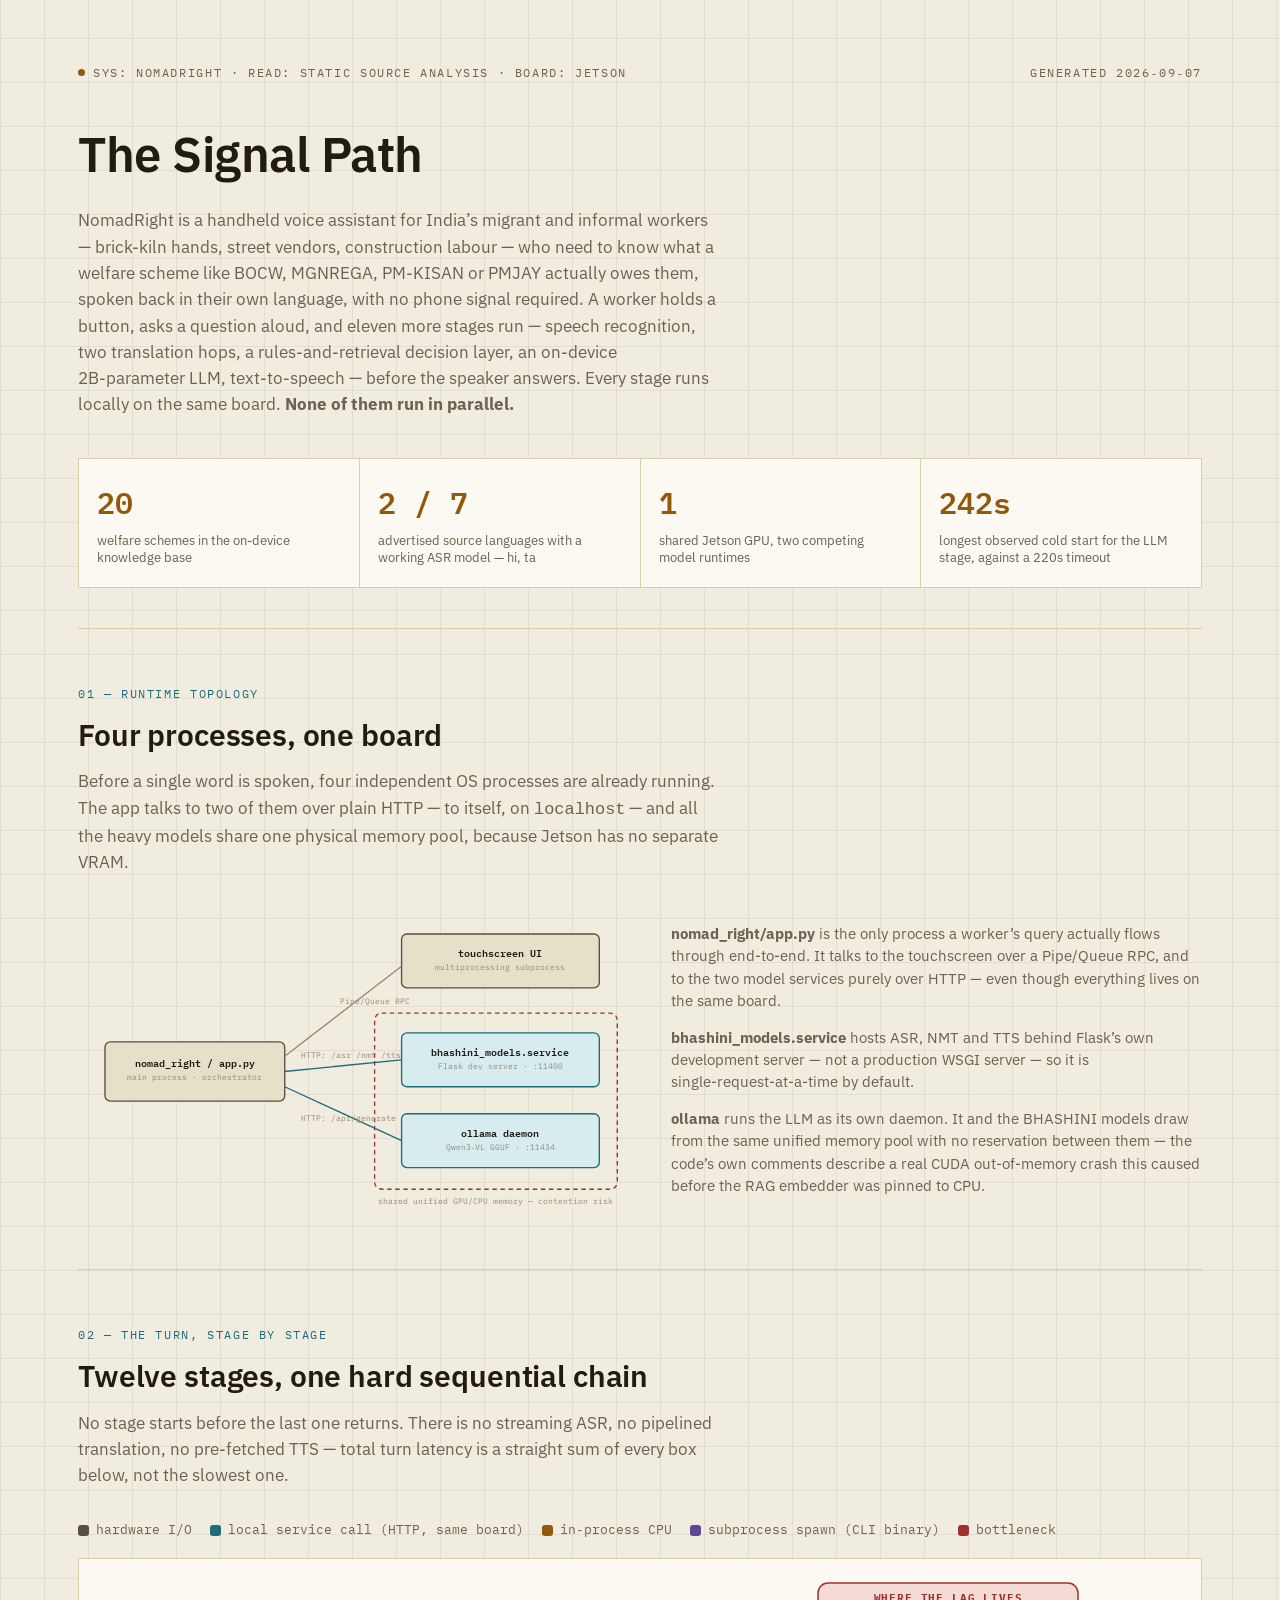
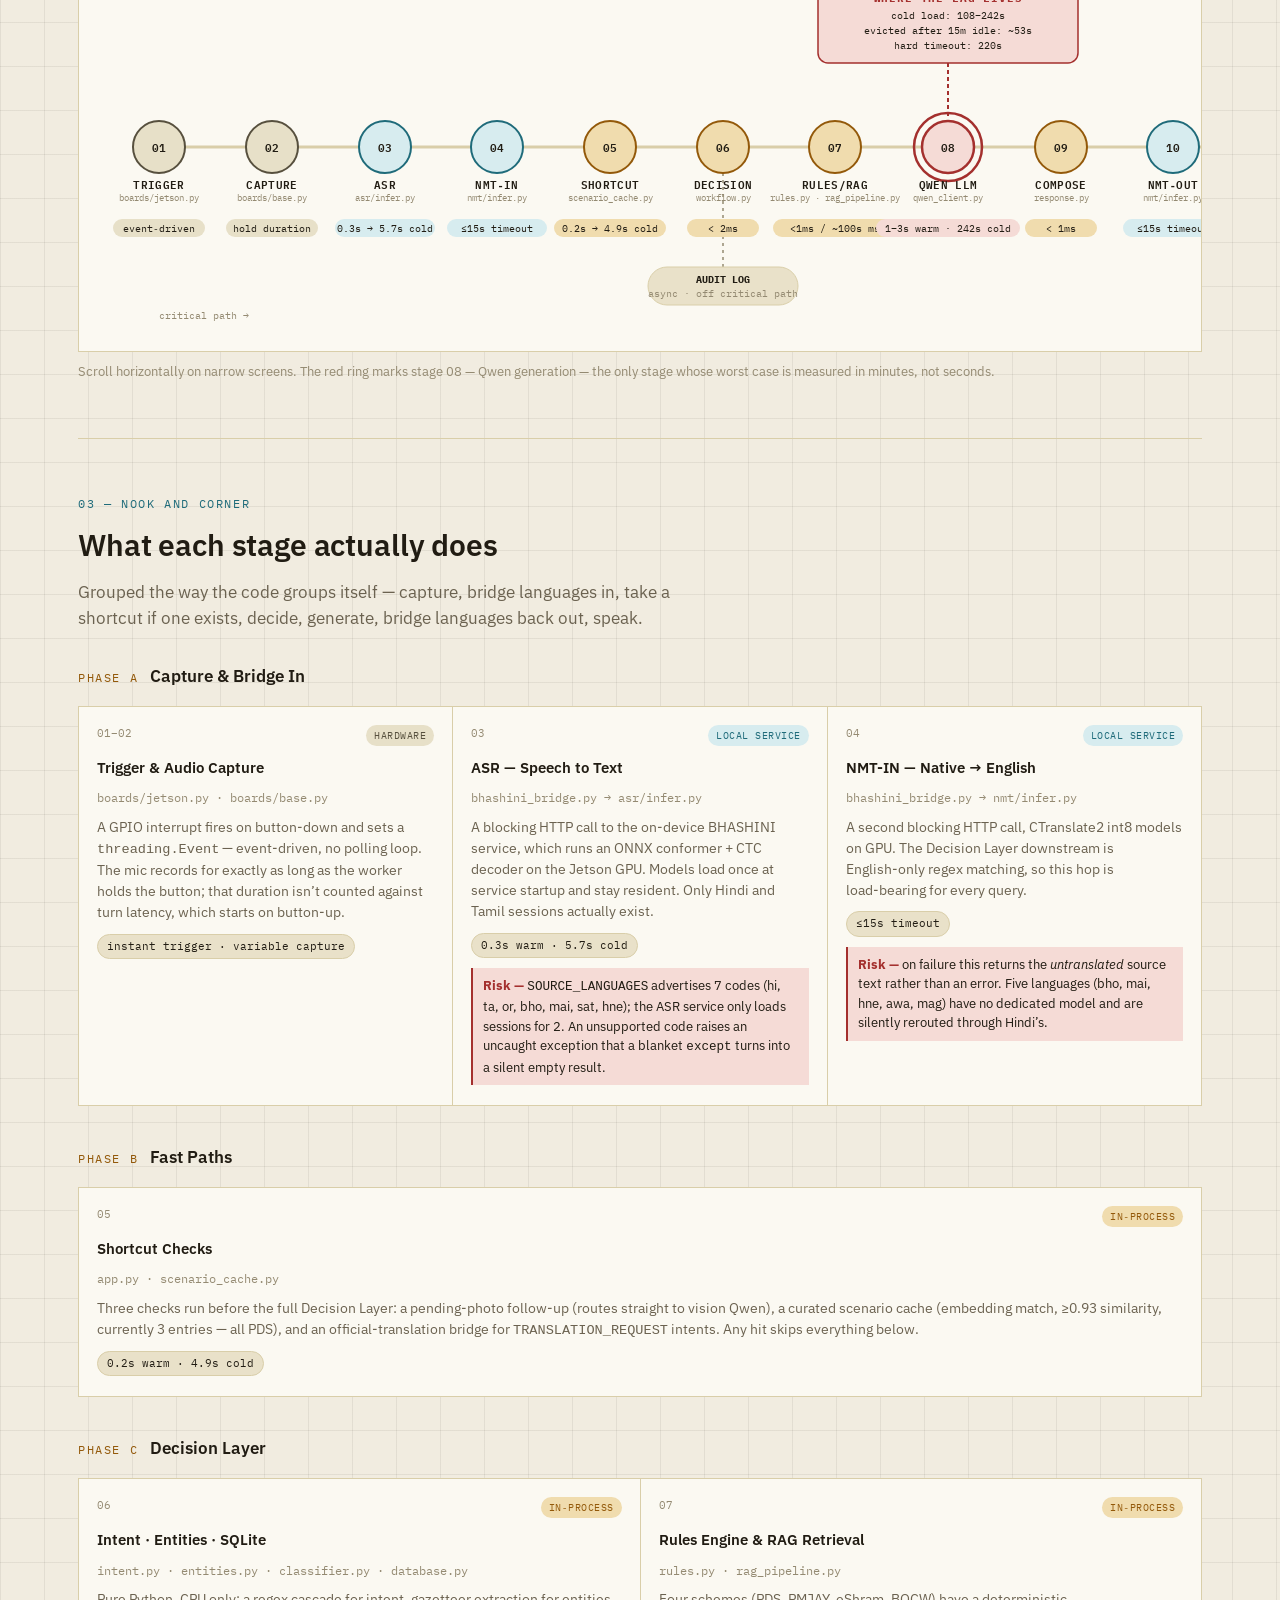
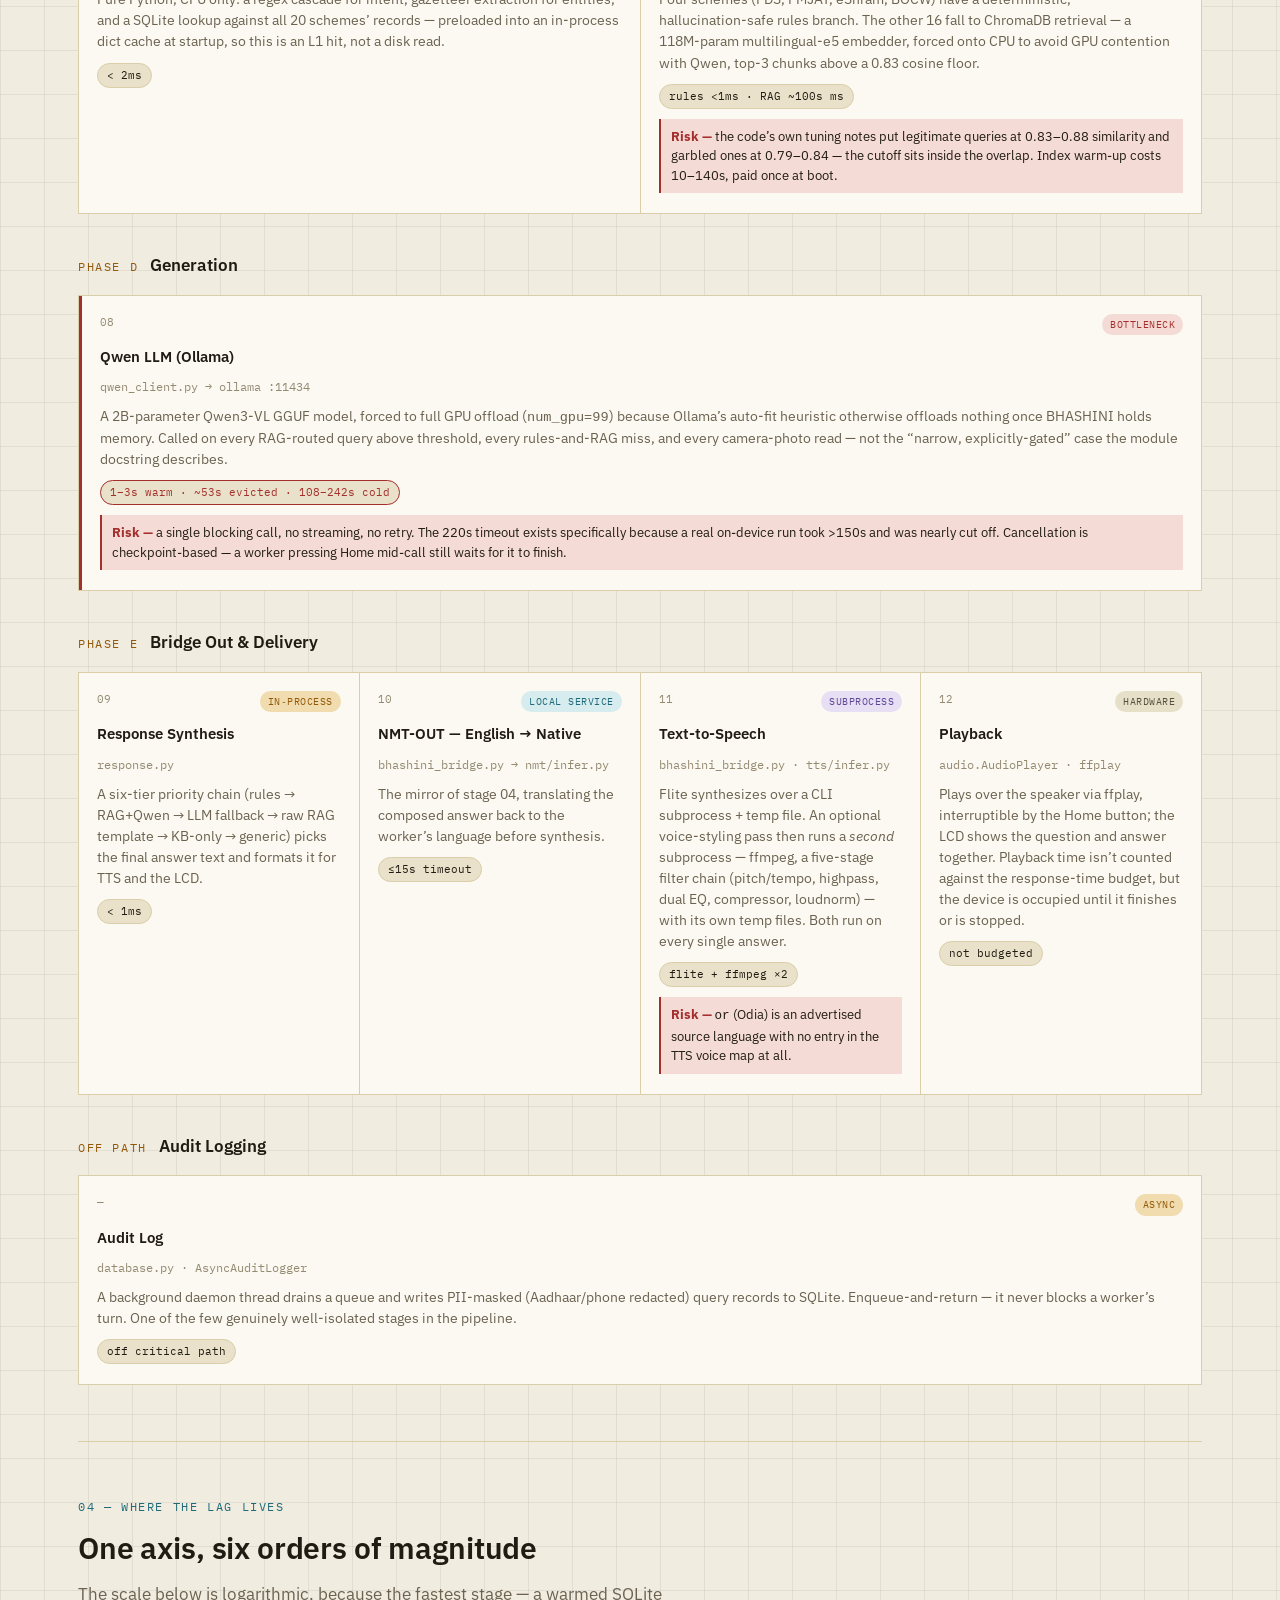
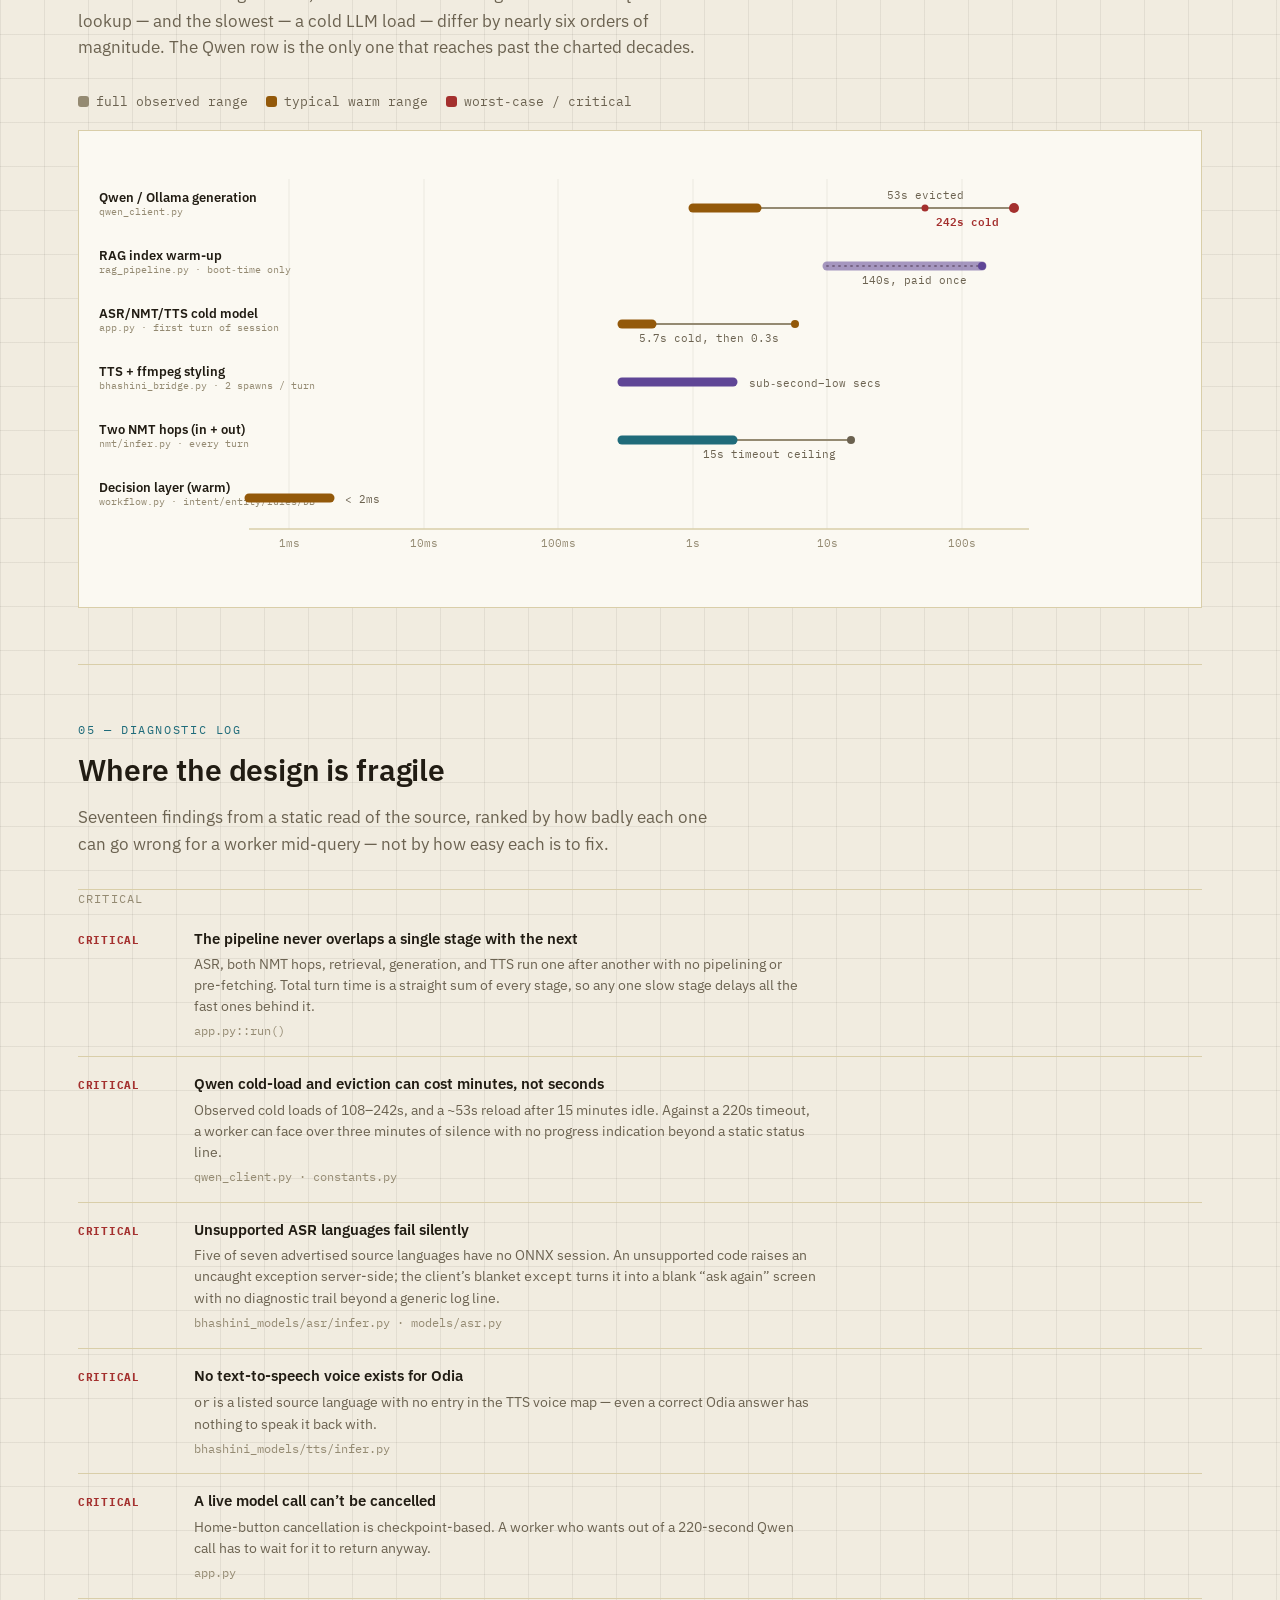
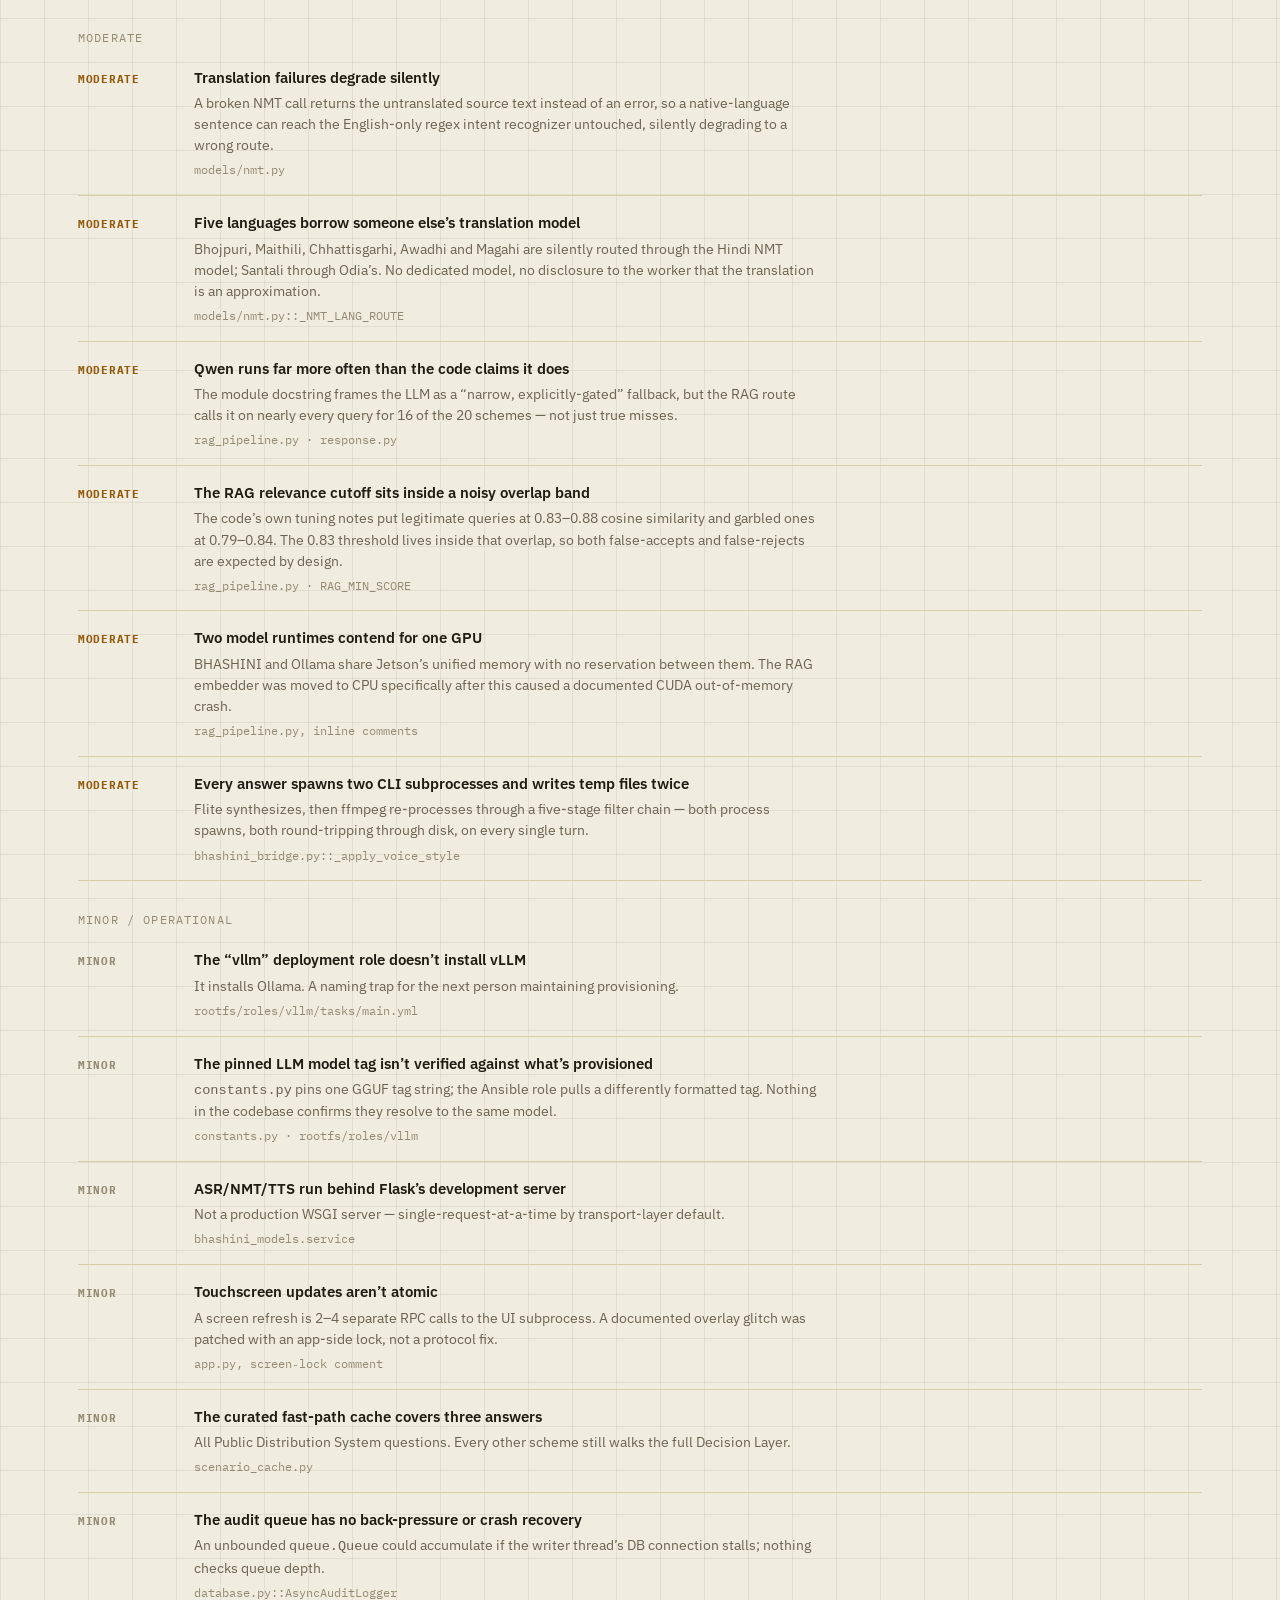
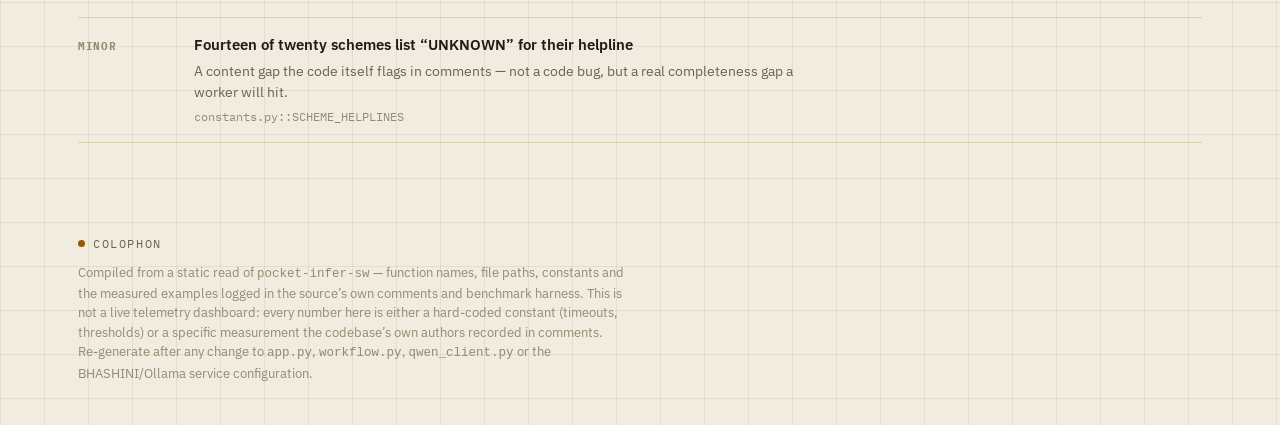
<file: pocket-infer-sw/docs/architecture.html>
<!DOCTYPE html>
<html lang="en">
<head>
<meta charset="UTF-8">
<meta name="viewport" content="width=device-width, initial-scale=1.0">
<title>NomadRight Signal Path</title>
<link rel="preconnect" href="https://fonts.googleapis.com">
<link rel="preconnect" href="https://fonts.gstatic.com" crossorigin>
<link href="https://fonts.googleapis.com/css2?family=IBM+Plex+Sans:wght@400;500;600;700&family=IBM+Plex+Mono:wght@400;500;600&display=swap" rel="stylesheet">
<style>
  :root{
    --bg:#f1ece0;
    --panel:#fbf9f2;
    --panel-alt:#e9e1c9;
    --border:#d9cea9;
    --ink:#211c13;
    --ink-muted:#6b6250;
    --ink-faint:#948a72;
    --accent:#93590a;
    --accent-bg:#f0dcae;
    --net:#1f6b7a;
    --net-bg:#d7ecef;
    --proc:#5f4696;
    --proc-bg:#e7dff4;
    --hw:#57503e;
    --hw-bg:#e7e0c8;
    --danger:#a4302e;
    --danger-bg:#f5dbd6;
    --grid-line: rgba(33,28,19,0.07);
    --font-display:'IBM Plex Sans', -apple-system, Segoe UI, sans-serif;
    --font-mono:'IBM Plex Mono', ui-monospace, SFMono-Regular, Menlo, monospace;
    color-scheme: light dark;
  }
  @media (prefers-color-scheme: dark){
    :root:not([data-theme="light"]){
      --bg:#0e0e09;
      --panel:#171710;
      --panel-alt:#1e1e14;
      --border:#33301f;
      --ink:#ece6d2;
      --ink-muted:#a49b81;
      --ink-faint:#756c56;
      --accent:#ffb020;
      --accent-bg:#3b2a0b;
      --net:#71c6db;
      --net-bg:#0f2f37;
      --proc:#c4a7f3;
      --proc-bg:#241a3a;
      --hw:#b8b096;
      --hw-bg:#27261a;
      --danger:#ff6f6b;
      --danger-bg:#3a1512;
      --grid-line: rgba(236,230,210,0.07);
    }
  }
  :root[data-theme="dark"]{
    --bg:#0e0e09;
    --panel:#171710;
    --panel-alt:#1e1e14;
    --border:#33301f;
    --ink:#ece6d2;
    --ink-muted:#a49b81;
    --ink-faint:#756c56;
    --accent:#ffb020;
    --accent-bg:#3b2a0b;
    --net:#71c6db;
    --net-bg:#0f2f37;
    --proc:#c4a7f3;
    --proc-bg:#241a3a;
    --hw:#b8b096;
    --hw-bg:#27261a;
    --danger:#ff6f6b;
    --danger-bg:#3a1512;
    --grid-line: rgba(236,230,210,0.07);
  }

  *{box-sizing:border-box;}
  html{background:var(--bg);}
  body{
    margin:0;
    background:
      repeating-linear-gradient(0deg, var(--grid-line) 0 1px, transparent 1px 44px),
      repeating-linear-gradient(90deg, var(--grid-line) 0 1px, transparent 1px 44px),
      var(--bg);
    color:var(--ink);
    font-family:var(--font-display);
    font-size:16px;
    line-height:1.55;
    -webkit-font-smoothing:antialiased;
  }
  .wrap{max-width:1180px; margin:0 auto; padding:0 28px;}
  a{color:var(--accent);}
  ::selection{background:var(--accent-bg); color:var(--ink);}

  .eyebrow{
    font-family:var(--font-mono);
    font-size:11.5px;
    letter-spacing:.14em;
    text-transform:uppercase;
    color:var(--ink-muted);
    display:flex; align-items:center; gap:8px;
  }
  .dot{width:7px;height:7px;border-radius:50%;background:var(--accent); flex:none;}
  @media (prefers-reduced-motion: no-preference){
    .dot--live{animation:blink 2.6s ease-in-out infinite;}
  }
  @keyframes blink{0%,100%{opacity:1;}50%{opacity:.35;}}

  h1,h2,h3{font-weight:600; text-wrap:balance; margin:0;}
  h1{font-size:clamp(2.1rem,4vw,3.05rem); letter-spacing:-.01em;}
  h2{font-size:clamp(1.4rem,2.6vw,1.85rem); letter-spacing:-.005em;}
  h3{font-size:1.08rem;}
  p{margin:0;}
  .lede{max-width:64ch; color:var(--ink-muted); font-size:1.06rem;}

  header.hero{padding:64px 0 40px; border-bottom:1px solid var(--border);}
  .hero-top{display:flex; justify-content:space-between; align-items:center; margin-bottom:34px; flex-wrap:wrap; gap:10px;}
  .hero-title{margin-top:14px; margin-bottom:16px;}
  .hero-body{display:flex; gap:48px; flex-wrap:wrap; align-items:flex-end; justify-content:space-between;}

  .stat-grid{display:grid; grid-template-columns:repeat(4,minmax(140px,1fr)); gap:1px; background:var(--border); border:1px solid var(--border); margin-top:40px;}
  .stat-tile{background:var(--panel); padding:20px 18px;}
  .stat-num{font-family:var(--font-mono); font-size:1.9rem; font-weight:600; color:var(--accent); font-variant-numeric:tabular-nums;}
  .stat-label{margin-top:6px; font-size:12.5px; color:var(--ink-muted); line-height:1.4;}

  section{padding:56px 0; border-bottom:1px solid var(--border);}
  section:last-of-type{border-bottom:none;}
  .section-head{display:flex; flex-direction:column; gap:10px; margin-bottom:32px; max-width:74ch;}
  .section-head .eyebrow{color:var(--net);}

  /* legend */
  .legend{display:flex; flex-wrap:wrap; gap:18px; margin:22px 0 18px; font-size:12.5px; color:var(--ink-muted); font-family:var(--font-mono);}
  .legend span{display:inline-flex; align-items:center; gap:7px;}
  .swatch{width:11px;height:11px;border-radius:3px; flex:none;}

  .diagram-scroll{overflow-x:auto; border:1px solid var(--border); background:var(--panel); padding:8px 0 4px;}
  .diagram-scroll svg{display:block; width:1400px; max-width:none; height:auto;}
  .diagram-note{margin-top:10px; font-size:13px; color:var(--ink-faint);}

  .node-num{font-family:var(--font-mono); font-size:11px; font-weight:600; fill:var(--ink);}
  .node-label{font-family:var(--font-mono); font-size:11px; font-weight:600; letter-spacing:.03em; fill:var(--ink);}
  .node-file{font-family:var(--font-mono); font-size:8.6px; fill:var(--ink-faint);}
  .node-chip{font-family:var(--font-mono); font-size:9.6px; fill:var(--ink);}
  .callout-title{font-family:var(--font-mono); font-size:10.5px; font-weight:700; letter-spacing:.08em; fill:var(--danger);}
  .callout-line{font-family:var(--font-mono); font-size:10px; fill:var(--ink);}
  .branch-label{font-family:var(--font-mono); font-size:9.5px; fill:var(--ink-faint);}

  @media (prefers-reduced-motion: no-preference){
    .pulse-ring{animation:pulse 2.4s ease-in-out infinite;}
  }
  @keyframes pulse{
    0%{ r:34; opacity:.75; }
    70%{ r:50; opacity:0; }
    100%{ r:50; opacity:0; }
  }

  /* topology */
  .topo-wrap{display:grid; grid-template-columns:1.05fr 1fr; gap:36px; align-items:center;}
  .topo-wrap svg{width:100%; height:auto; display:block;}
  .topo-copy{display:flex; flex-direction:column; gap:14px;}
  .topo-copy p{color:var(--ink-muted); font-size:14.5px;}
  .topo-box-label{font-family:var(--font-mono); font-size:10.6px; font-weight:600; fill:var(--ink);}
  .topo-box-sub{font-family:var(--font-mono); font-size:8.6px; fill:var(--ink-faint);}
  .topo-edge-label{font-family:var(--font-mono); font-size:8.6px; fill:var(--ink-faint);}

  /* phases + cards */
  .phase{margin-bottom:38px;}
  .phase:last-child{margin-bottom:0;}
  .phase-head{display:flex; align-items:baseline; gap:12px; margin-bottom:16px;}
  .phase-head .eyebrow{color:var(--accent);}
  .card-grid{display:grid; grid-template-columns:repeat(auto-fit,minmax(260px,1fr)); gap:1px; background:var(--border); border:1px solid var(--border);}
  .card{background:var(--panel); padding:18px 18px 20px; display:flex; flex-direction:column; gap:10px;}
  .card-top{display:flex; justify-content:space-between; align-items:flex-start; gap:10px;}
  .card-id{font-family:var(--font-mono); font-size:11px; color:var(--ink-faint);}
  .badge{font-family:var(--font-mono); font-size:9.8px; letter-spacing:.05em; text-transform:uppercase; padding:3px 8px; border-radius:20px; white-space:nowrap;}
  .card h4{margin:0; font-size:15px; font-weight:600;}
  .card .fileref{font-family:var(--font-mono); font-size:11.5px; color:var(--ink-faint);}
  .card p.desc{font-size:13.6px; color:var(--ink-muted);}
  .chip-lat{align-self:flex-start; font-family:var(--font-mono); font-size:11px; padding:3px 9px; border-radius:20px; background:var(--panel-alt); color:var(--ink); border:1px solid var(--border);}
  .risk{border-left:2px solid var(--danger); background:var(--danger-bg); padding:8px 10px; font-size:12.6px; color:var(--ink);}
  .risk b{color:var(--danger);}

  /* chart */
  .chart-wrap{overflow-x:auto; border:1px solid var(--border); background:var(--panel); padding:8px 0;}
  .chart-wrap svg{display:block; width:1040px; max-width:none; height:auto;}
  .row-name{font-family:var(--font-display); font-size:12.5px; font-weight:600; fill:var(--ink);}
  .row-file{font-family:var(--font-mono); font-size:9.6px; fill:var(--ink-faint);}
  .tick-label{font-family:var(--font-mono); font-size:10.5px; fill:var(--ink-faint);}
  .val-label{font-family:var(--font-mono); font-size:10.5px; fill:var(--ink-muted);}
  .val-label--danger{fill:var(--danger); font-weight:600;}

  /* diagnostic log */
  .log{display:flex; flex-direction:column; border-top:1px solid var(--border);}
  .log-row{display:grid; grid-template-columns:96px 1fr; gap:20px; padding:16px 0; border-bottom:1px solid var(--border); align-items:start;}
  .sev{font-family:var(--font-mono); font-size:10.5px; font-weight:700; letter-spacing:.07em; padding:4px 0; text-align:left;}
  .sev--critical{color:var(--danger);}
  .sev--moderate{color:var(--accent);}
  .sev--minor{color:var(--ink-faint);}
  .log-title{font-weight:600; font-size:14.5px; margin-bottom:4px;}
  .log-body{font-size:13.6px; color:var(--ink-muted); max-width:78ch;}
  .log-ref{font-family:var(--font-mono); font-size:11.5px; color:var(--ink-faint); margin-top:5px; display:block;}
  .sev-group-head{font-family:var(--font-mono); font-size:11.5px; letter-spacing:.1em; text-transform:uppercase; margin:30px 0 4px; color:var(--ink-faint);}
  .sev-group-head:first-child{margin-top:0;}

  footer{padding:36px 0 60px;}
  footer p{font-size:12.5px; color:var(--ink-faint); max-width:70ch;}
  footer .eyebrow{margin-bottom:10px;}

  @media (max-width:720px){
    .stat-grid{grid-template-columns:repeat(2,1fr);}
    .topo-wrap{grid-template-columns:1fr;}
    .log-row{grid-template-columns:1fr; gap:4px;}
  }
</style>
</head>
<body>

<div class="wrap">
  <header class="hero">
    <div class="hero-top">
      <div class="eyebrow"><span class="dot dot--live"></span>SYS: NOMADRIGHT &middot; READ: STATIC SOURCE ANALYSIS &middot; BOARD: JETSON</div>
      <div class="eyebrow">GENERATED 2026&#8209;09&#8209;07</div>
    </div>
    <h1 class="hero-title">The Signal Path</h1>
    <div class="hero-body">
      <p class="lede">NomadRight is a handheld voice assistant for India&rsquo;s migrant and informal
      workers &mdash; brick&#8209;kiln hands, street vendors, construction labour &mdash; who need to know what a
      welfare scheme like BOCW, MGNREGA, PM&#8209;KISAN or PMJAY actually owes them, spoken back in their own
      language, with no phone signal required. A worker holds a button, asks a question aloud, and eleven
      more stages run &mdash; speech recognition, two translation hops, a rules&#8209;and&#8209;retrieval decision
      layer, an on&#8209;device 2B&#8209;parameter LLM, text&#8209;to&#8209;speech &mdash; before the speaker answers.
      Every stage runs locally on the same board. <strong>None of them run in parallel.</strong></p>
    </div>
    <div class="stat-grid">
      <div class="stat-tile"><div class="stat-num">20</div><div class="stat-label">welfare schemes in the on&#8209;device knowledge base</div></div>
      <div class="stat-tile"><div class="stat-num">2 / 7</div><div class="stat-label">advertised source languages with a working ASR model &mdash; hi, ta</div></div>
      <div class="stat-tile"><div class="stat-num">1</div><div class="stat-label">shared Jetson GPU, two competing model runtimes</div></div>
      <div class="stat-tile"><div class="stat-num">242s</div><div class="stat-label">longest observed cold start for the LLM stage, against a 220s timeout</div></div>
    </div>
  </header>

  <!-- TOPOLOGY -->
  <section id="topology">
    <div class="section-head">
      <div class="eyebrow">01 &mdash; Runtime Topology</div>
      <h2>Four processes, one board</h2>
      <p class="lede">Before a single word is spoken, four independent OS processes are already running.
      The app talks to two of them over plain HTTP &mdash; to itself, on <code>localhost</code> &mdash; and all
      the heavy models share one physical memory pool, because Jetson has no separate VRAM.</p>
    </div>
    <div class="topo-wrap">
      <svg viewBox="0 0 620 340" xmlns="http://www.w3.org/2000/svg" role="img" aria-label="Runtime topology diagram">
        <rect x="330" y="118" width="270" height="196" rx="8" fill="none" stroke="var(--danger)" stroke-width="1.5" stroke-dasharray="5 4"/>
        <text x="465" y="330" text-anchor="middle" class="topo-box-sub" fill="var(--danger)">shared unified GPU/CPU memory &mdash; contention risk</text>

        <rect x="30" y="150" width="200" height="66" rx="6" fill="var(--hw-bg)" stroke="var(--hw)" stroke-width="1.5"/>
        <text x="130" y="178" text-anchor="middle" class="topo-box-label">nomad_right / app.py</text>
        <text x="130" y="193" text-anchor="middle" class="topo-box-sub">main process &middot; orchestrator</text>

        <rect x="360" y="30" width="220" height="60" rx="6" fill="var(--hw-bg)" stroke="var(--hw)" stroke-width="1.5"/>
        <text x="470" y="56" text-anchor="middle" class="topo-box-label">touchscreen UI</text>
        <text x="470" y="70" text-anchor="middle" class="topo-box-sub">multiprocessing subprocess</text>

        <rect x="360" y="140" width="220" height="60" rx="6" fill="var(--net-bg)" stroke="var(--net)" stroke-width="1.5"/>
        <text x="470" y="166" text-anchor="middle" class="topo-box-label">bhashini_models.service</text>
        <text x="470" y="180" text-anchor="middle" class="topo-box-sub">Flask dev server &middot; :11400</text>

        <rect x="360" y="230" width="220" height="60" rx="6" fill="var(--net-bg)" stroke="var(--net)" stroke-width="1.5"/>
        <text x="470" y="256" text-anchor="middle" class="topo-box-label">ollama daemon</text>
        <text x="470" y="270" text-anchor="middle" class="topo-box-sub">Qwen3&#8209;VL GGUF &middot; :11434</text>

        <path d="M230,166 L360,66" fill="none" stroke="var(--ink-faint)" stroke-width="1.5"/>
        <text x="292" y="108" class="topo-edge-label">Pipe/Queue RPC</text>

        <path d="M230,183 L360,170" fill="none" stroke="var(--net)" stroke-width="1.5"/>
        <text x="248" y="168" class="topo-edge-label">HTTP: /asr /nmt /tts</text>

        <path d="M230,200 L360,260" fill="none" stroke="var(--net)" stroke-width="1.5"/>
        <text x="248" y="238" class="topo-edge-label">HTTP: /api/generate</text>
      </svg>
      <div class="topo-copy">
        <p><strong>nomad_right/app.py</strong> is the only process a worker&rsquo;s query actually flows
        through end&#8209;to&#8209;end. It talks to the touchscreen over a Pipe/Queue RPC, and to the two
        model services purely over HTTP &mdash; even though everything lives on the same board.</p>
        <p><strong>bhashini_models.service</strong> hosts ASR, NMT and TTS behind Flask&rsquo;s own
        development server &mdash; not a production WSGI server &mdash; so it is single&#8209;request&#8209;at&#8209;a&#8209;time
        by default.</p>
        <p><strong>ollama</strong> runs the LLM as its own daemon. It and the BHASHINI models draw from the
        same unified memory pool with no reservation between them &mdash; the code&rsquo;s own comments
        describe a real CUDA out&#8209;of&#8209;memory crash this caused before the RAG embedder was pinned to CPU.</p>
      </div>
    </div>
  </section>

  <!-- SIGNAL PATH -->
  <section id="signal-path">
    <div class="section-head">
      <div class="eyebrow">02 &mdash; The Turn, Stage by Stage</div>
      <h2>Twelve stages, one hard sequential chain</h2>
      <p class="lede">No stage starts before the last one returns. There is no streaming ASR, no
      pipelined translation, no pre&#8209;fetched TTS &mdash; total turn latency is a straight sum of every
      box below, not the slowest one.</p>
    </div>

    <div class="legend">
      <span><i class="swatch" style="background:var(--hw)"></i>hardware I/O</span>
      <span><i class="swatch" style="background:var(--net)"></i>local service call (HTTP, same board)</span>
      <span><i class="swatch" style="background:var(--accent)"></i>in&#8209;process CPU</span>
      <span><i class="swatch" style="background:var(--proc)"></i>subprocess spawn (CLI binary)</span>
      <span><i class="swatch" style="background:var(--danger)"></i>bottleneck</span>
    </div>

    <div class="diagram-scroll">
      <svg viewBox="0 0 1400 380" xmlns="http://www.w3.org/2000/svg" role="img" aria-label="Signal path diagram, twelve sequential pipeline stages with the LLM generation stage flagged as the primary latency source">

        <!-- callout -->
        <rect x="739" y="16" width="260" height="80" rx="10" fill="var(--danger-bg)" stroke="var(--danger)" stroke-width="1.5"/>
        <text x="869" y="35" text-anchor="middle" class="callout-title">WHERE THE LAG LIVES</text>
        <text x="869" y="52" text-anchor="middle" class="callout-line">cold load: 108&ndash;242s</text>
        <text x="869" y="67" text-anchor="middle" class="callout-line">evicted after 15m idle: ~53s</text>
        <text x="869" y="82" text-anchor="middle" class="callout-line">hard timeout: 220s</text>
        <line x1="869" y1="96" x2="869" y2="152" stroke="var(--danger)" stroke-width="2" stroke-dasharray="4 3"/>

        <!-- spine -->
        <line x1="80" y1="180" x2="1320" y2="180" stroke="var(--border)" stroke-width="3"/>
        <text x="80" y="352" class="branch-label">critical path &rarr;</text>

        <!-- branch to audit -->
        <line x1="644" y1="206" x2="644" y2="300" stroke="var(--ink-faint)" stroke-width="1.5" stroke-dasharray="3 4"/>
        <rect x="569" y="300" width="150" height="38" rx="19" fill="var(--panel-alt)" stroke="var(--border)"/>
        <text x="644" y="316" text-anchor="middle" class="node-chip" font-weight="700">AUDIT LOG</text>
        <text x="644" y="330" text-anchor="middle" class="branch-label">async &middot; off critical path</text>

        <!-- pulse ring on node 8 -->
        <circle cx="869" cy="180" r="34" fill="none" stroke="var(--danger)" stroke-width="2.5" class="pulse-ring"/>

        <!-- ===== nodes ===== -->
        <!-- 1 TRIGGER -->
        <g>
          <circle cx="80" cy="180" r="26" fill="var(--hw-bg)" stroke="var(--hw)" stroke-width="2"/>
          <text x="80" y="185" text-anchor="middle" class="node-num">01</text>
          <text x="80" y="222" text-anchor="middle" class="node-label">TRIGGER</text>
          <text x="80" y="234" text-anchor="middle" class="node-file">boards/jetson.py</text>
          <rect x="34" y="252" width="92" height="18" rx="9" fill="var(--hw-bg)"/>
          <text x="80" y="265" text-anchor="middle" class="node-chip">event&#8209;driven</text>
        </g>
        <!-- 2 CAPTURE -->
        <g>
          <circle cx="193" cy="180" r="26" fill="var(--hw-bg)" stroke="var(--hw)" stroke-width="2"/>
          <text x="193" y="185" text-anchor="middle" class="node-num">02</text>
          <text x="193" y="222" text-anchor="middle" class="node-label">CAPTURE</text>
          <text x="193" y="234" text-anchor="middle" class="node-file">boards/base.py</text>
          <rect x="147" y="252" width="92" height="18" rx="9" fill="var(--hw-bg)"/>
          <text x="193" y="265" text-anchor="middle" class="node-chip">hold duration</text>
        </g>
        <!-- 3 ASR -->
        <g>
          <circle cx="306" cy="180" r="26" fill="var(--net-bg)" stroke="var(--net)" stroke-width="2"/>
          <text x="306" y="185" text-anchor="middle" class="node-num">03</text>
          <text x="306" y="222" text-anchor="middle" class="node-label">ASR</text>
          <text x="306" y="234" text-anchor="middle" class="node-file">asr/infer.py</text>
          <rect x="256" y="252" width="100" height="18" rx="9" fill="var(--net-bg)"/>
          <text x="306" y="265" text-anchor="middle" class="node-chip">0.3s &rarr; 5.7s cold</text>
        </g>
        <!-- 4 NMT-IN -->
        <g>
          <circle cx="418" cy="180" r="26" fill="var(--net-bg)" stroke="var(--net)" stroke-width="2"/>
          <text x="418" y="185" text-anchor="middle" class="node-num">04</text>
          <text x="418" y="222" text-anchor="middle" class="node-label">NMT&#8209;IN</text>
          <text x="418" y="234" text-anchor="middle" class="node-file">nmt/infer.py</text>
          <rect x="368" y="252" width="100" height="18" rx="9" fill="var(--net-bg)"/>
          <text x="418" y="265" text-anchor="middle" class="node-chip">&le;15s timeout</text>
        </g>
        <!-- 5 SHORTCUT -->
        <g>
          <circle cx="531" cy="180" r="26" fill="var(--accent-bg)" stroke="var(--accent)" stroke-width="2"/>
          <text x="531" y="185" text-anchor="middle" class="node-num">05</text>
          <text x="531" y="222" text-anchor="middle" class="node-label">SHORTCUT</text>
          <text x="531" y="234" text-anchor="middle" class="node-file">scenario_cache.py</text>
          <rect x="475" y="252" width="112" height="18" rx="9" fill="var(--accent-bg)"/>
          <text x="531" y="265" text-anchor="middle" class="node-chip">0.2s &rarr; 4.9s cold</text>
        </g>
        <!-- 6 DECISION -->
        <g>
          <circle cx="644" cy="180" r="26" fill="var(--accent-bg)" stroke="var(--accent)" stroke-width="2"/>
          <text x="644" y="185" text-anchor="middle" class="node-num">06</text>
          <text x="644" y="222" text-anchor="middle" class="node-label">DECISION</text>
          <text x="644" y="234" text-anchor="middle" class="node-file">workflow.py</text>
          <rect x="608" y="252" width="72" height="18" rx="9" fill="var(--accent-bg)"/>
          <text x="644" y="265" text-anchor="middle" class="node-chip">&lt; 2ms</text>
        </g>
        <!-- 7 RULES/RAG -->
        <g>
          <circle cx="756" cy="180" r="26" fill="var(--accent-bg)" stroke="var(--accent)" stroke-width="2"/>
          <text x="756" y="185" text-anchor="middle" class="node-num">07</text>
          <text x="756" y="222" text-anchor="middle" class="node-label">RULES/RAG</text>
          <text x="756" y="234" text-anchor="middle" class="node-file">rules.py &middot; rag_pipeline.py</text>
          <rect x="694" y="252" width="124" height="18" rx="9" fill="var(--accent-bg)"/>
          <text x="756" y="265" text-anchor="middle" class="node-chip">&lt;1ms / ~100s ms</text>
        </g>
        <!-- 8 QWEN -->
        <g>
          <circle cx="869" cy="180" r="26" fill="var(--danger-bg)" stroke="var(--danger)" stroke-width="2.5"/>
          <text x="869" y="185" text-anchor="middle" class="node-num">08</text>
          <text x="869" y="222" text-anchor="middle" class="node-label" fill="var(--danger)">QWEN LLM</text>
          <text x="869" y="234" text-anchor="middle" class="node-file">qwen_client.py</text>
          <rect x="797" y="252" width="144" height="18" rx="9" fill="var(--danger-bg)"/>
          <text x="869" y="265" text-anchor="middle" class="node-chip" fill="var(--danger)">1&ndash;3s warm &middot; 242s cold</text>
        </g>
        <!-- 9 COMPOSE -->
        <g>
          <circle cx="982" cy="180" r="26" fill="var(--accent-bg)" stroke="var(--accent)" stroke-width="2"/>
          <text x="982" y="185" text-anchor="middle" class="node-num">09</text>
          <text x="982" y="222" text-anchor="middle" class="node-label">COMPOSE</text>
          <text x="982" y="234" text-anchor="middle" class="node-file">response.py</text>
          <rect x="946" y="252" width="72" height="18" rx="9" fill="var(--accent-bg)"/>
          <text x="982" y="265" text-anchor="middle" class="node-chip">&lt; 1ms</text>
        </g>
        <!-- 10 NMT-OUT -->
        <g>
          <circle cx="1094" cy="180" r="26" fill="var(--net-bg)" stroke="var(--net)" stroke-width="2"/>
          <text x="1094" y="185" text-anchor="middle" class="node-num">10</text>
          <text x="1094" y="222" text-anchor="middle" class="node-label">NMT&#8209;OUT</text>
          <text x="1094" y="234" text-anchor="middle" class="node-file">nmt/infer.py</text>
          <rect x="1044" y="252" width="100" height="18" rx="9" fill="var(--net-bg)"/>
          <text x="1094" y="265" text-anchor="middle" class="node-chip">&le;15s timeout</text>
        </g>
        <!-- 11 TTS -->
        <g>
          <circle cx="1207" cy="180" r="26" fill="var(--proc-bg)" stroke="var(--proc)" stroke-width="2"/>
          <text x="1207" y="185" text-anchor="middle" class="node-num">11</text>
          <text x="1207" y="222" text-anchor="middle" class="node-label">TTS</text>
          <text x="1207" y="234" text-anchor="middle" class="node-file">tts/infer.py</text>
          <rect x="1151" y="252" width="112" height="18" rx="9" fill="var(--proc-bg)"/>
          <text x="1207" y="265" text-anchor="middle" class="node-chip">flite + ffmpeg &times;2</text>
        </g>
        <!-- 12 PLAYBACK -->
        <g>
          <circle cx="1320" cy="180" r="26" fill="var(--hw-bg)" stroke="var(--hw)" stroke-width="2"/>
          <text x="1320" y="185" text-anchor="middle" class="node-num">12</text>
          <text x="1320" y="222" text-anchor="middle" class="node-label">PLAYBACK</text>
          <text x="1320" y="234" text-anchor="middle" class="node-file">audio.AudioPlayer</text>
          <rect x="1264" y="252" width="112" height="18" rx="9" fill="var(--hw-bg)"/>
          <text x="1320" y="265" text-anchor="middle" class="node-chip">not budgeted</text>
        </g>
      </svg>
    </div>
    <p class="diagram-note">Scroll horizontally on narrow screens. The red ring marks stage 08 &mdash;
    Qwen generation &mdash; the only stage whose worst case is measured in minutes, not seconds.</p>
  </section>

  <!-- STAGE WALKTHROUGH -->
  <section id="stages">
    <div class="section-head">
      <div class="eyebrow">03 &mdash; Nook and Corner</div>
      <h2>What each stage actually does</h2>
      <p class="lede">Grouped the way the code groups itself &mdash; capture, bridge languages in, take a
      shortcut if one exists, decide, generate, bridge languages back out, speak.</p>
    </div>

    <div class="phase">
      <div class="phase-head"><span class="eyebrow">Phase A</span><h3>Capture &amp; Bridge In</h3></div>
      <div class="card-grid">
        <div class="card">
          <div class="card-top"><span class="card-id">01&ndash;02</span><span class="badge" style="background:var(--hw-bg);color:var(--hw)">hardware</span></div>
          <h4>Trigger &amp; Audio Capture</h4>
          <p class="fileref">boards/jetson.py &middot; boards/base.py</p>
          <p class="desc">A GPIO interrupt fires on button&#8209;down and sets a <code>threading.Event</code> &mdash;
          event&#8209;driven, no polling loop. The mic records for exactly as long as the worker holds the
          button; that duration isn&rsquo;t counted against turn latency, which starts on button&#8209;up.</p>
          <span class="chip-lat">instant trigger &middot; variable capture</span>
        </div>
        <div class="card">
          <div class="card-top"><span class="card-id">03</span><span class="badge" style="background:var(--net-bg);color:var(--net)">local service</span></div>
          <h4>ASR &mdash; Speech to Text</h4>
          <p class="fileref">bhashini_bridge.py &rarr; asr/infer.py</p>
          <p class="desc">A blocking HTTP call to the on&#8209;device BHASHINI service, which runs an ONNX
          conformer + CTC decoder on the Jetson GPU. Models load once at service startup and stay resident.
          Only Hindi and Tamil sessions actually exist.</p>
          <span class="chip-lat">0.3s warm &middot; 5.7s cold</span>
          <div class="risk"><b>Risk &mdash; </b><code>SOURCE_LANGUAGES</code> advertises 7 codes
          (hi, ta, or, bho, mai, sat, hne); the ASR service only loads sessions for 2. An unsupported code
          raises an uncaught exception that a blanket <code>except</code> turns into a silent empty result.</div>
        </div>
        <div class="card">
          <div class="card-top"><span class="card-id">04</span><span class="badge" style="background:var(--net-bg);color:var(--net)">local service</span></div>
          <h4>NMT&#8209;IN &mdash; Native &rarr; English</h4>
          <p class="fileref">bhashini_bridge.py &rarr; nmt/infer.py</p>
          <p class="desc">A second blocking HTTP call, CTranslate2 int8 models on GPU. The Decision Layer
          downstream is English&#8209;only regex matching, so this hop is load&#8209;bearing for every query.</p>
          <span class="chip-lat">&le;15s timeout</span>
          <div class="risk"><b>Risk &mdash; </b>on failure this returns the <em>untranslated</em> source
          text rather than an error. Five languages (bho, mai, hne, awa, mag) have no dedicated model and
          are silently rerouted through Hindi&rsquo;s.</div>
        </div>
      </div>
    </div>

    <div class="phase">
      <div class="phase-head"><span class="eyebrow">Phase B</span><h3>Fast Paths</h3></div>
      <div class="card-grid">
        <div class="card">
          <div class="card-top"><span class="card-id">05</span><span class="badge" style="background:var(--accent-bg);color:var(--accent)">in&#8209;process</span></div>
          <h4>Shortcut Checks</h4>
          <p class="fileref">app.py &middot; scenario_cache.py</p>
          <p class="desc">Three checks run before the full Decision Layer: a pending&#8209;photo follow&#8209;up
          (routes straight to vision Qwen), a curated scenario cache (embedding match, &ge;0.93 similarity,
          currently 3 entries &mdash; all PDS), and an official&#8209;translation bridge for
          <code>TRANSLATION_REQUEST</code> intents. Any hit skips everything below.</p>
          <span class="chip-lat">0.2s warm &middot; 4.9s cold</span>
        </div>
      </div>
    </div>

    <div class="phase">
      <div class="phase-head"><span class="eyebrow">Phase C</span><h3>Decision Layer</h3></div>
      <div class="card-grid">
        <div class="card">
          <div class="card-top"><span class="card-id">06</span><span class="badge" style="background:var(--accent-bg);color:var(--accent)">in&#8209;process</span></div>
          <h4>Intent &middot; Entities &middot; SQLite</h4>
          <p class="fileref">intent.py &middot; entities.py &middot; classifier.py &middot; database.py</p>
          <p class="desc">Pure Python, CPU only: a regex cascade for intent, gazetteer extraction for
          entities, and a SQLite lookup against all 20 schemes&rsquo; records &mdash; preloaded into an
          in&#8209;process dict cache at startup, so this is an L1 hit, not a disk read.</p>
          <span class="chip-lat">&lt; 2ms</span>
        </div>
        <div class="card">
          <div class="card-top"><span class="card-id">07</span><span class="badge" style="background:var(--accent-bg);color:var(--accent)">in&#8209;process</span></div>
          <h4>Rules Engine &amp; RAG Retrieval</h4>
          <p class="fileref">rules.py &middot; rag_pipeline.py</p>
          <p class="desc">Four schemes (PDS, PMJAY, eShram, BOCW) have a deterministic, hallucination&#8209;safe
          rules branch. The other 16 fall to ChromaDB retrieval &mdash; a 118M&#8209;param multilingual&#8209;e5
          embedder, forced onto CPU to avoid GPU contention with Qwen, top&#8209;3 chunks above a 0.83
          cosine floor.</p>
          <span class="chip-lat">rules &lt;1ms &middot; RAG ~100s ms</span>
          <div class="risk"><b>Risk &mdash; </b>the code&rsquo;s own tuning notes put legitimate queries
          at 0.83&ndash;0.88 similarity and garbled ones at 0.79&ndash;0.84 &mdash; the cutoff sits inside the
          overlap. Index warm&#8209;up costs 10&ndash;140s, paid once at boot.</div>
        </div>
      </div>
    </div>

    <div class="phase">
      <div class="phase-head"><span class="eyebrow">Phase D</span><h3>Generation</h3></div>
      <div class="card-grid">
        <div class="card" style="border-left:3px solid var(--danger)">
          <div class="card-top"><span class="card-id">08</span><span class="badge" style="background:var(--danger-bg);color:var(--danger)">bottleneck</span></div>
          <h4>Qwen LLM (Ollama)</h4>
          <p class="fileref">qwen_client.py &rarr; ollama :11434</p>
          <p class="desc">A 2B&#8209;parameter Qwen3&#8209;VL GGUF model, forced to full GPU offload
          (<code>num_gpu=99</code>) because Ollama&rsquo;s auto&#8209;fit heuristic otherwise offloads
          nothing once BHASHINI holds memory. Called on every RAG&#8209;routed query above threshold, every
          rules&#8209;and&#8209;RAG miss, and every camera&#8209;photo read &mdash; not the &ldquo;narrow,
          explicitly&#8209;gated&rdquo; case the module docstring describes.</p>
          <span class="chip-lat" style="border-color:var(--danger);color:var(--danger)">1&ndash;3s warm &middot; ~53s evicted &middot; 108&ndash;242s cold</span>
          <div class="risk"><b>Risk &mdash; </b>a single blocking call, no streaming, no retry. The
          220s timeout exists specifically because a real on&#8209;device run took &gt;150s and was nearly
          cut off. Cancellation is checkpoint&#8209;based &mdash; a worker pressing Home mid&#8209;call still
          waits for it to finish.</div>
        </div>
      </div>
    </div>

    <div class="phase">
      <div class="phase-head"><span class="eyebrow">Phase E</span><h3>Bridge Out &amp; Delivery</h3></div>
      <div class="card-grid">
        <div class="card">
          <div class="card-top"><span class="card-id">09</span><span class="badge" style="background:var(--accent-bg);color:var(--accent)">in&#8209;process</span></div>
          <h4>Response Synthesis</h4>
          <p class="fileref">response.py</p>
          <p class="desc">A six&#8209;tier priority chain (rules &rarr; RAG+Qwen &rarr; LLM fallback &rarr; raw
          RAG template &rarr; KB&#8209;only &rarr; generic) picks the final answer text and formats it for TTS
          and the LCD.</p>
          <span class="chip-lat">&lt; 1ms</span>
        </div>
        <div class="card">
          <div class="card-top"><span class="card-id">10</span><span class="badge" style="background:var(--net-bg);color:var(--net)">local service</span></div>
          <h4>NMT&#8209;OUT &mdash; English &rarr; Native</h4>
          <p class="fileref">bhashini_bridge.py &rarr; nmt/infer.py</p>
          <p class="desc">The mirror of stage 04, translating the composed answer back to the worker&rsquo;s
          language before synthesis.</p>
          <span class="chip-lat">&le;15s timeout</span>
        </div>
        <div class="card">
          <div class="card-top"><span class="card-id">11</span><span class="badge" style="background:var(--proc-bg);color:var(--proc)">subprocess</span></div>
          <h4>Text&#8209;to&#8209;Speech</h4>
          <p class="fileref">bhashini_bridge.py &middot; tts/infer.py</p>
          <p class="desc">Flite synthesizes over a CLI subprocess + temp file. An optional voice&#8209;styling
          pass then runs a <em>second</em> subprocess &mdash; ffmpeg, a five&#8209;stage filter chain
          (pitch/tempo, highpass, dual EQ, compressor, loudnorm) &mdash; with its own temp files. Both run on
          every single answer.</p>
          <span class="chip-lat">flite + ffmpeg &times;2</span>
          <div class="risk"><b>Risk &mdash; </b><code>or</code> (Odia) is an advertised source language
          with no entry in the TTS voice map at all.</div>
        </div>
        <div class="card">
          <div class="card-top"><span class="card-id">12</span><span class="badge" style="background:var(--hw-bg);color:var(--hw)">hardware</span></div>
          <h4>Playback</h4>
          <p class="fileref">audio.AudioPlayer &middot; ffplay</p>
          <p class="desc">Plays over the speaker via ffplay, interruptible by the Home button; the LCD shows
          the question and answer together. Playback time isn&rsquo;t counted against the response&#8209;time
          budget, but the device is occupied until it finishes or is stopped.</p>
          <span class="chip-lat">not budgeted</span>
        </div>
      </div>
    </div>

    <div class="phase">
      <div class="phase-head"><span class="eyebrow">Off Path</span><h3>Audit Logging</h3></div>
      <div class="card-grid">
        <div class="card">
          <div class="card-top"><span class="card-id">&mdash;</span><span class="badge" style="background:var(--accent-bg);color:var(--accent)">async</span></div>
          <h4>Audit Log</h4>
          <p class="fileref">database.py &middot; AsyncAuditLogger</p>
          <p class="desc">A background daemon thread drains a queue and writes PII&#8209;masked
          (Aadhaar/phone redacted) query records to SQLite. Enqueue&#8209;and&#8209;return &mdash; it never
          blocks a worker&rsquo;s turn. One of the few genuinely well&#8209;isolated stages in the pipeline.</p>
          <span class="chip-lat">off critical path</span>
        </div>
      </div>
    </div>
  </section>

  <!-- LATENCY CHART -->
  <section id="latency">
    <div class="section-head">
      <div class="eyebrow">04 &mdash; Where the Lag Lives</div>
      <h2>One axis, six orders of magnitude</h2>
      <p class="lede">The scale below is logarithmic, because the fastest stage &mdash; a warmed SQLite
      lookup &mdash; and the slowest &mdash; a cold LLM load &mdash; differ by nearly six orders of magnitude.
      The Qwen row is the only one that reaches past the charted decades.</p>
    </div>
    <div class="legend">
      <span><i class="swatch" style="background:var(--ink-faint)"></i>full observed range</span>
      <span><i class="swatch" style="background:var(--accent)"></i>typical warm range</span>
      <span><i class="swatch" style="background:var(--danger)"></i>worst&#8209;case / critical</span>
    </div>
    <div class="chart-wrap">
      <svg viewBox="0 0 1040 460" xmlns="http://www.w3.org/2000/svg" role="img" aria-label="Latency by pipeline stage, logarithmic scale from one millisecond to over two hundred seconds">
        <!-- grid + axis -->
        <g stroke="var(--grid-line)" stroke-width="1">
          <line x1="210" y1="40" x2="210" y2="390"/>
          <line x1="345" y1="40" x2="345" y2="390"/>
          <line x1="479" y1="40" x2="479" y2="390"/>
          <line x1="614" y1="40" x2="614" y2="390"/>
          <line x1="748" y1="40" x2="748" y2="390"/>
          <line x1="883" y1="40" x2="883" y2="390"/>
        </g>
        <line x1="170" y1="390" x2="950" y2="390" stroke="var(--border)" stroke-width="1.5"/>
        <g class="tick-label" text-anchor="middle">
          <text x="210" y="408">1ms</text>
          <text x="345" y="408">10ms</text>
          <text x="479" y="408">100ms</text>
          <text x="614" y="408">1s</text>
          <text x="748" y="408">10s</text>
          <text x="883" y="408">100s</text>
        </g>

        <!-- row 0: Qwen -->
        <text x="20" y="63" class="row-name">Qwen / Ollama generation</text>
        <text x="20" y="76" class="row-file">qwen_client.py</text>
        <line x1="614" y1="69" x2="935" y2="69" stroke="var(--ink-faint)" stroke-width="2" stroke-linecap="round"/>
        <line x1="614" y1="69" x2="678" y2="69" stroke="var(--accent)" stroke-width="9" stroke-linecap="round"/>
        <circle cx="846" cy="69" r="3.5" fill="var(--danger)"/>
        <text x="846" y="60" text-anchor="middle" class="val-label" font-size="9.5">53s evicted</text>
        <circle cx="935" cy="69" r="5" fill="var(--danger)"/>
        <text x="920" y="87" text-anchor="end" class="val-label val-label--danger">242s cold</text>

        <!-- row 1: RAG warm-up -->
        <text x="20" y="121" class="row-name">RAG index warm&#8209;up</text>
        <text x="20" y="134" class="row-file">rag_pipeline.py &middot; boot&#8209;time only</text>
        <line x1="748" y1="127" x2="903" y2="127" stroke="var(--ink-faint)" stroke-width="2" stroke-linecap="round" stroke-dasharray="1 5"/>
        <line x1="748" y1="127" x2="903" y2="127" stroke="var(--proc)" stroke-width="9" stroke-linecap="round" opacity="0.55"/>
        <circle cx="903" cy="127" r="4" fill="var(--proc)"/>
        <text x="888" y="145" text-anchor="end" class="val-label">140s, paid once</text>

        <!-- row 2: ASR/NMT/TTS cold first turn -->
        <text x="20" y="179" class="row-name">ASR/NMT/TTS cold model</text>
        <text x="20" y="192" class="row-file">app.py &middot; first turn of session</text>
        <line x1="543" y1="185" x2="716" y2="185" stroke="var(--ink-faint)" stroke-width="2" stroke-linecap="round"/>
        <line x1="543" y1="185" x2="573" y2="185" stroke="var(--accent)" stroke-width="9" stroke-linecap="round"/>
        <circle cx="716" cy="185" r="4" fill="var(--accent)"/>
        <text x="700" y="203" text-anchor="end" class="val-label">5.7s cold, then 0.3s</text>

        <!-- row 3: TTS + ffmpeg -->
        <text x="20" y="237" class="row-name">TTS + ffmpeg styling</text>
        <text x="20" y="250" class="row-file">bhashini_bridge.py &middot; 2 spawns / turn</text>
        <line x1="543" y1="243" x2="654" y2="243" stroke="var(--proc)" stroke-width="9" stroke-linecap="round"/>
        <text x="670" y="248" class="val-label">sub&#8209;second&ndash;low secs</text>

        <!-- row 4: NMT hops -->
        <text x="20" y="295" class="row-name">Two NMT hops (in + out)</text>
        <text x="20" y="308" class="row-file">nmt/infer.py &middot; every turn</text>
        <line x1="543" y1="301" x2="772" y2="301" stroke="var(--ink-faint)" stroke-width="2" stroke-linecap="round"/>
        <line x1="543" y1="301" x2="654" y2="301" stroke="var(--net)" stroke-width="9" stroke-linecap="round"/>
        <circle cx="772" cy="301" r="4" fill="var(--ink-muted)"/>
        <text x="757" y="319" text-anchor="end" class="val-label">15s timeout ceiling</text>

        <!-- row 5: decision layer -->
        <text x="20" y="353" class="row-name">Decision layer (warm)</text>
        <text x="20" y="366" class="row-file">workflow.py &middot; intent/entity/rules/DB</text>
        <line x1="170" y1="359" x2="251" y2="359" stroke="var(--accent)" stroke-width="9" stroke-linecap="round"/>
        <text x="266" y="364" class="val-label">&lt; 2ms</text>
      </svg>
    </div>
  </section>

  <!-- DRAWBACKS -->
  <section id="drawbacks">
    <div class="section-head">
      <div class="eyebrow">05 &mdash; Diagnostic Log</div>
      <h2>Where the design is fragile</h2>
      <p class="lede">Seventeen findings from a static read of the source, ranked by how badly each one
      can go wrong for a worker mid&#8209;query &mdash; not by how easy each is to fix.</p>
    </div>

    <div class="log">
      <div class="sev-group-head">Critical</div>
      <div class="log-row">
        <span class="sev sev--critical">CRITICAL</span>
        <div><div class="log-title">The pipeline never overlaps a single stage with the next</div>
        <div class="log-body">ASR, both NMT hops, retrieval, generation, and TTS run one after another with
        no pipelining or pre&#8209;fetching. Total turn time is a straight sum of every stage, so any one
        slow stage delays all the fast ones behind it.</div>
        <span class="log-ref">app.py::run()</span></div>
      </div>
      <div class="log-row">
        <span class="sev sev--critical">CRITICAL</span>
        <div><div class="log-title">Qwen cold&#8209;load and eviction can cost minutes, not seconds</div>
        <div class="log-body">Observed cold loads of 108&ndash;242s, and a ~53s reload after 15 minutes idle.
        Against a 220s timeout, a worker can face over three minutes of silence with no progress
        indication beyond a static status line.</div>
        <span class="log-ref">qwen_client.py &middot; constants.py</span></div>
      </div>
      <div class="log-row">
        <span class="sev sev--critical">CRITICAL</span>
        <div><div class="log-title">Unsupported ASR languages fail silently</div>
        <div class="log-body">Five of seven advertised source languages have no ONNX session. An
        unsupported code raises an uncaught exception server&#8209;side; the client&rsquo;s blanket
        <code>except</code> turns it into a blank &ldquo;ask again&rdquo; screen with no diagnostic trail
        beyond a generic log line.</div>
        <span class="log-ref">bhashini_models/asr/infer.py &middot; models/asr.py</span></div>
      </div>
      <div class="log-row">
        <span class="sev sev--critical">CRITICAL</span>
        <div><div class="log-title">No text&#8209;to&#8209;speech voice exists for Odia</div>
        <div class="log-body"><code>or</code> is a listed source language with no entry in the TTS voice
        map &mdash; even a correct Odia answer has nothing to speak it back with.</div>
        <span class="log-ref">bhashini_models/tts/infer.py</span></div>
      </div>
      <div class="log-row">
        <span class="sev sev--critical">CRITICAL</span>
        <div><div class="log-title">A live model call can&rsquo;t be cancelled</div>
        <div class="log-body">Home&#8209;button cancellation is checkpoint&#8209;based. A worker who wants
        out of a 220&#8209;second Qwen call has to wait for it to return anyway.</div>
        <span class="log-ref">app.py</span></div>
      </div>

      <div class="sev-group-head">Moderate</div>
      <div class="log-row">
        <span class="sev sev--moderate">MODERATE</span>
        <div><div class="log-title">Translation failures degrade silently</div>
        <div class="log-body">A broken NMT call returns the untranslated source text instead of an error, so
        a native&#8209;language sentence can reach the English&#8209;only regex intent recognizer
        untouched, silently degrading to a wrong route.</div>
        <span class="log-ref">models/nmt.py</span></div>
      </div>
      <div class="log-row">
        <span class="sev sev--moderate">MODERATE</span>
        <div><div class="log-title">Five languages borrow someone else&rsquo;s translation model</div>
        <div class="log-body">Bhojpuri, Maithili, Chhattisgarhi, Awadhi and Magahi are silently routed
        through the Hindi NMT model; Santali through Odia&rsquo;s. No dedicated model, no disclosure to the
        worker that the translation is an approximation.</div>
        <span class="log-ref">models/nmt.py::_NMT_LANG_ROUTE</span></div>
      </div>
      <div class="log-row">
        <span class="sev sev--moderate">MODERATE</span>
        <div><div class="log-title">Qwen runs far more often than the code claims it does</div>
        <div class="log-body">The module docstring frames the LLM as a &ldquo;narrow, explicitly&#8209;gated&rdquo;
        fallback, but the RAG route calls it on nearly every query for 16 of the 20 schemes &mdash; not just
        true misses.</div>
        <span class="log-ref">rag_pipeline.py &middot; response.py</span></div>
      </div>
      <div class="log-row">
        <span class="sev sev--moderate">MODERATE</span>
        <div><div class="log-title">The RAG relevance cutoff sits inside a noisy overlap band</div>
        <div class="log-body">The code&rsquo;s own tuning notes put legitimate queries at 0.83&ndash;0.88
        cosine similarity and garbled ones at 0.79&ndash;0.84. The 0.83 threshold lives inside that overlap,
        so both false&#8209;accepts and false&#8209;rejects are expected by design.</div>
        <span class="log-ref">rag_pipeline.py &middot; RAG_MIN_SCORE</span></div>
      </div>
      <div class="log-row">
        <span class="sev sev--moderate">MODERATE</span>
        <div><div class="log-title">Two model runtimes contend for one GPU</div>
        <div class="log-body">BHASHINI and Ollama share Jetson&rsquo;s unified memory with no reservation
        between them. The RAG embedder was moved to CPU specifically after this caused a documented CUDA
        out&#8209;of&#8209;memory crash.</div>
        <span class="log-ref">rag_pipeline.py, inline comments</span></div>
      </div>
      <div class="log-row">
        <span class="sev sev--moderate">MODERATE</span>
        <div><div class="log-title">Every answer spawns two CLI subprocesses and writes temp files twice</div>
        <div class="log-body">Flite synthesizes, then ffmpeg re&#8209;processes through a five&#8209;stage
        filter chain &mdash; both process spawns, both round&#8209;tripping through disk, on every single
        turn.</div>
        <span class="log-ref">bhashini_bridge.py::_apply_voice_style</span></div>
      </div>

      <div class="sev-group-head">Minor / Operational</div>
      <div class="log-row">
        <span class="sev sev--minor">MINOR</span>
        <div><div class="log-title">The &ldquo;vllm&rdquo; deployment role doesn&rsquo;t install vLLM</div>
        <div class="log-body">It installs Ollama. A naming trap for the next person maintaining
        provisioning.</div>
        <span class="log-ref">rootfs/roles/vllm/tasks/main.yml</span></div>
      </div>
      <div class="log-row">
        <span class="sev sev--minor">MINOR</span>
        <div><div class="log-title">The pinned LLM model tag isn&rsquo;t verified against what&rsquo;s provisioned</div>
        <div class="log-body"><code>constants.py</code> pins one GGUF tag string; the Ansible role pulls a
        differently formatted tag. Nothing in the codebase confirms they resolve to the same model.</div>
        <span class="log-ref">constants.py &middot; rootfs/roles/vllm</span></div>
      </div>
      <div class="log-row">
        <span class="sev sev--minor">MINOR</span>
        <div><div class="log-title">ASR/NMT/TTS run behind Flask&rsquo;s development server</div>
        <div class="log-body">Not a production WSGI server &mdash; single&#8209;request&#8209;at&#8209;a&#8209;time
        by transport&#8209;layer default.</div>
        <span class="log-ref">bhashini_models.service</span></div>
      </div>
      <div class="log-row">
        <span class="sev sev--minor">MINOR</span>
        <div><div class="log-title">Touchscreen updates aren&rsquo;t atomic</div>
        <div class="log-body">A screen refresh is 2&ndash;4 separate RPC calls to the UI subprocess. A
        documented overlay glitch was patched with an app&#8209;side lock, not a protocol fix.</div>
        <span class="log-ref">app.py, screen&#8209;lock comment</span></div>
      </div>
      <div class="log-row">
        <span class="sev sev--minor">MINOR</span>
        <div><div class="log-title">The curated fast&#8209;path cache covers three answers</div>
        <div class="log-body">All Public Distribution System questions. Every other scheme still walks the
        full Decision Layer.</div>
        <span class="log-ref">scenario_cache.py</span></div>
      </div>
      <div class="log-row">
        <span class="sev sev--minor">MINOR</span>
        <div><div class="log-title">The audit queue has no back&#8209;pressure or crash recovery</div>
        <div class="log-body">An unbounded <code>queue.Queue</code> could accumulate if the writer
        thread&rsquo;s DB connection stalls; nothing checks queue depth.</div>
        <span class="log-ref">database.py::AsyncAuditLogger</span></div>
      </div>
      <div class="log-row">
        <span class="sev sev--minor">MINOR</span>
        <div><div class="log-title">Fourteen of twenty schemes list &ldquo;UNKNOWN&rdquo; for their helpline</div>
        <div class="log-body">A content gap the code itself flags in comments &mdash; not a code bug, but a
        real completeness gap a worker will hit.</div>
        <span class="log-ref">constants.py::SCHEME_HELPLINES</span></div>
      </div>
    </div>
  </section>

  <footer>
    <div class="eyebrow"><span class="dot"></span>COLOPHON</div>
    <p>Compiled from a static read of <code>pocket-infer-sw</code> &mdash; function names, file paths,
    constants and the measured examples logged in the source&rsquo;s own comments and benchmark harness.
    This is not a live telemetry dashboard: every number here is either a hard&#8209;coded constant
    (timeouts, thresholds) or a specific measurement the codebase&rsquo;s own authors recorded in comments.
    Re&#8209;generate after any change to <code>app.py</code>, <code>workflow.py</code>, <code>qwen_client.py</code>
    or the BHASHINI/Ollama service configuration.</p>
  </footer>
</div>

</body>
</html>
</file>
